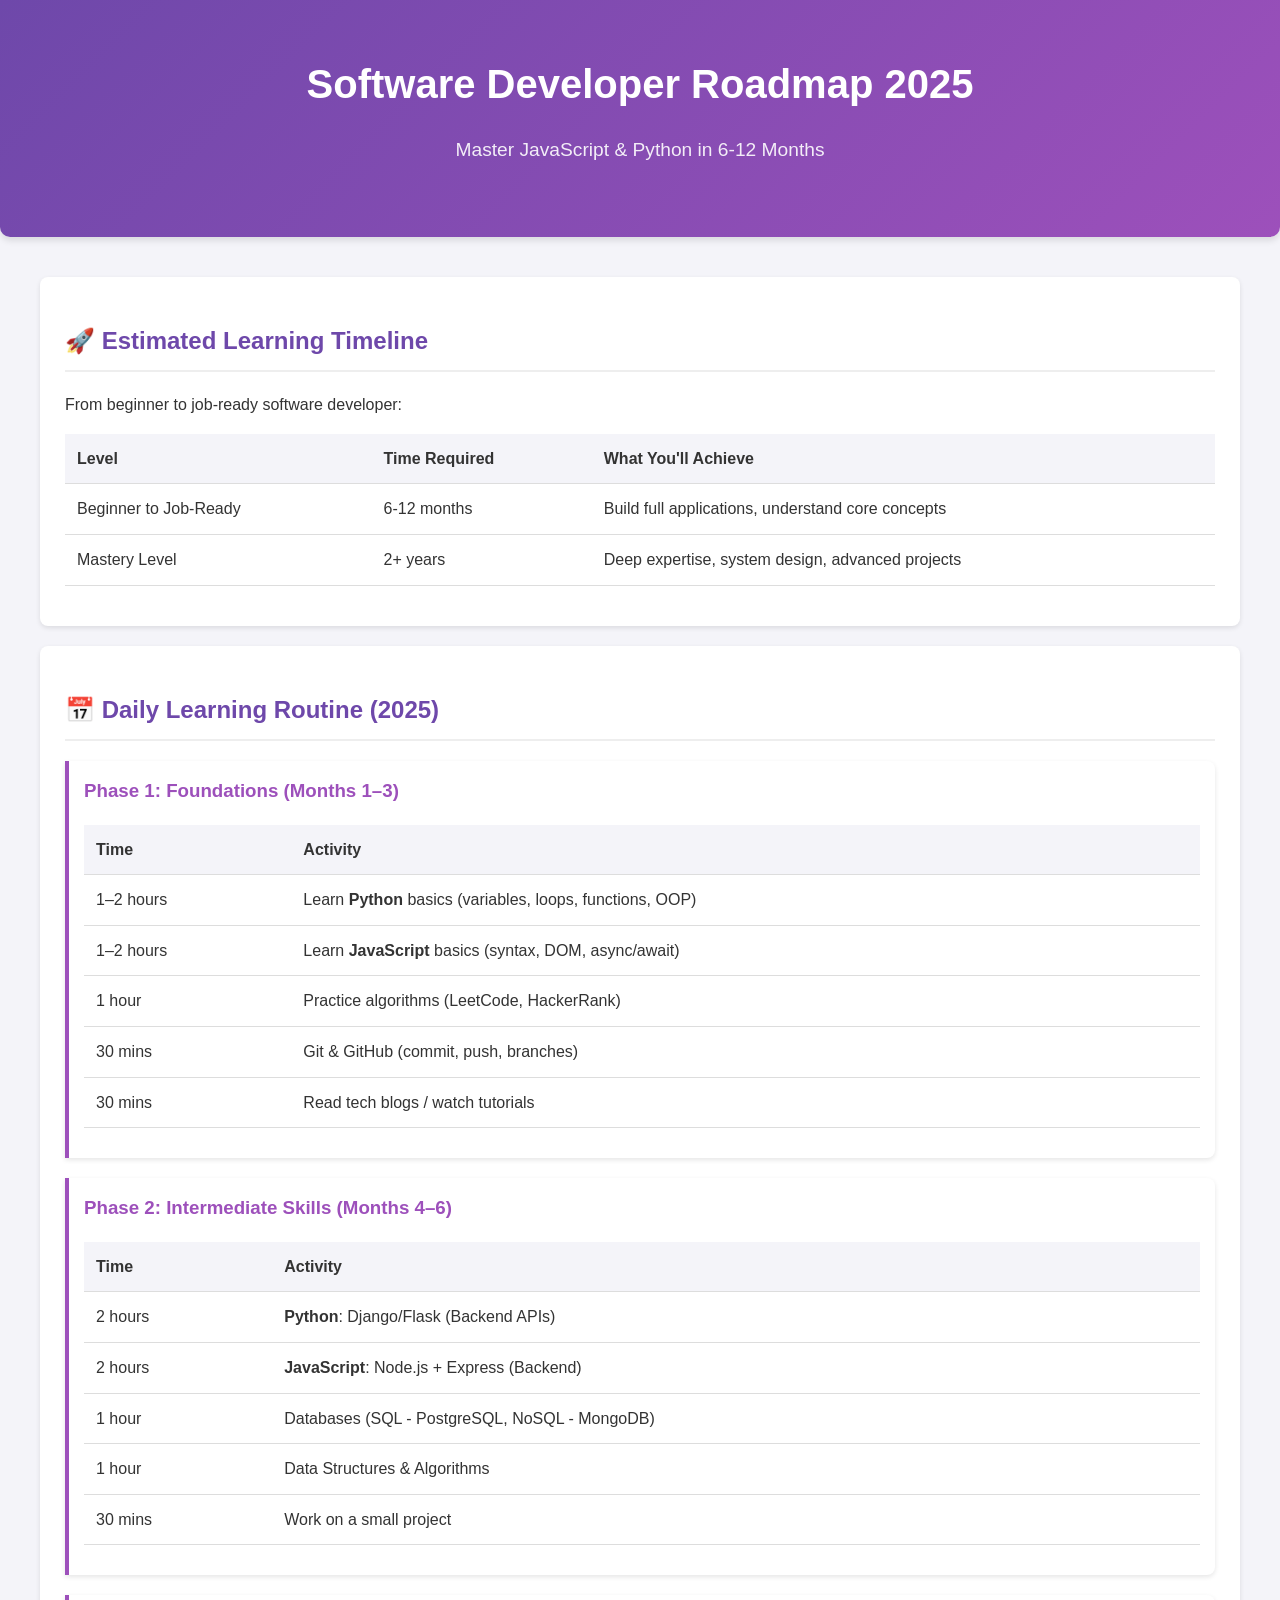
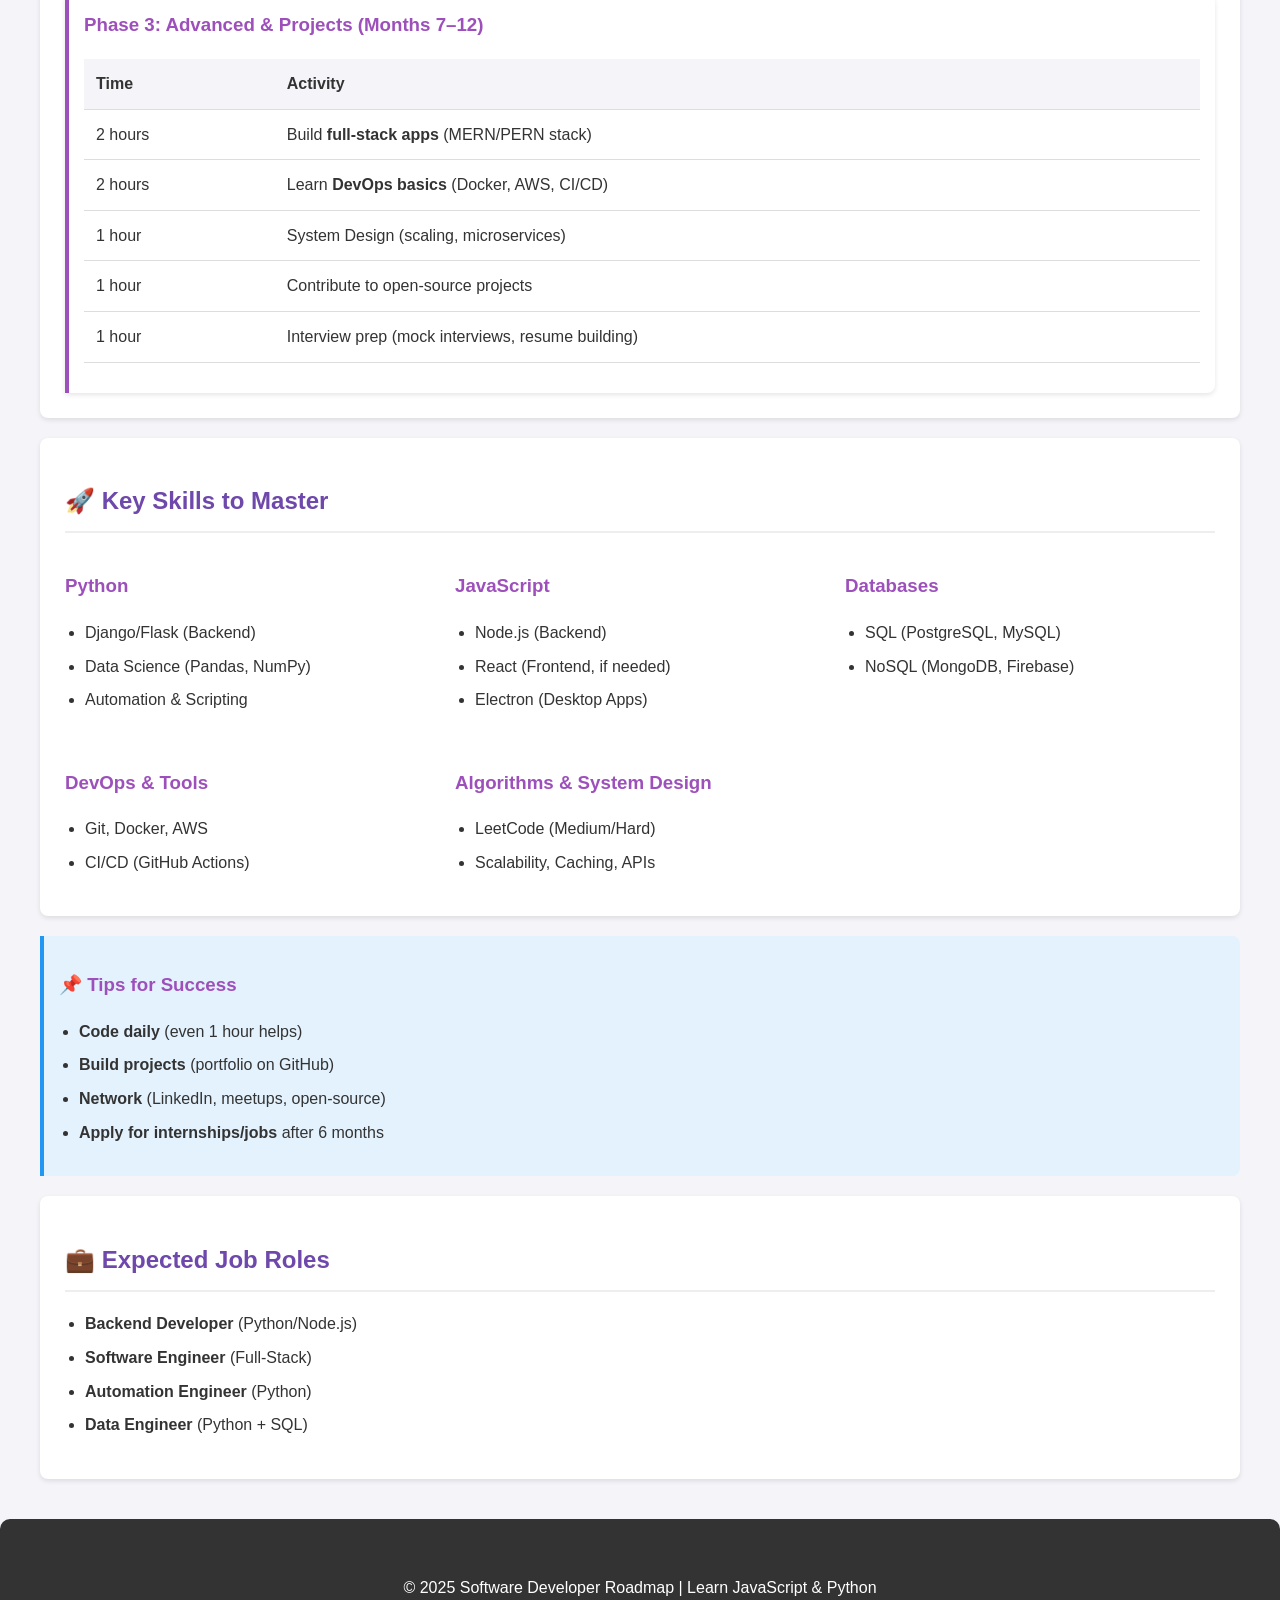
<file: 2025/software/index.html>
<!DOCTYPE html>
<html lang="en">
  <head>
    <meta charset="UTF-8" />
    <meta name="viewport" content="width=device-width, initial-scale=1.0" />
    <title>Software Devloper Roadmap 2025</title>
    <style>
      /* CSS Styling */
      body {
        font-family: "Segoe UI", Tahoma, Geneva, Verdana, sans-serif;
        line-height: 1.6;
        margin: 0;
        padding: 0;
        background-color: #f4f4f9;
        color: #333;
      }

      .container {
        max-width: 1200px;
        margin: 0 auto;
        padding: 20px;
      }

      header {
        background: linear-gradient(135deg, #6e48aa, #9d50bb);
        color: white;
        padding: 2rem 0;
        text-align: center;
        border-radius: 0 0 10px 10px;
        box-shadow: 0 4px 6px rgba(0, 0, 0, 0.1);
      }

      h1 {
        margin: 0;
        font-size: 2.5rem;
      }

      .subtitle {
        font-size: 1.2rem;
        opacity: 0.9;
      }

      section {
        background: white;
        margin: 20px 0;
        padding: 25px;
        border-radius: 8px;
        box-shadow: 0 2px 5px rgba(0, 0, 0, 0.1);
      }

      h2 {
        color: #6e48aa;
        border-bottom: 2px solid #eee;
        padding-bottom: 10px;
      }

      h3 {
        color: #9d50bb;
      }

      table {
        width: 100%;
        border-collapse: collapse;
        margin: 15px 0;
      }

      th,
      td {
        padding: 12px;
        text-align: left;
        border-bottom: 1px solid #ddd;
      }

      th {
        background-color: #f4f4f9;
      }

      tr:hover {
        background-color: #f9f9f9;
      }

      ul {
        padding-left: 20px;
      }

      li {
        margin-bottom: 8px;
      }

      .timeline {
        display: flex;
        flex-direction: column;
        gap: 20px;
      }

      .phase {
        background: white;
        border-left: 4px solid #9d50bb;
        padding: 15px;
        border-radius: 0 8px 8px 0;
        box-shadow: 0 2px 5px rgba(0, 0, 0, 0.1);
      }

      .phase h3 {
        margin-top: 0;
      }

      footer {
        text-align: center;
        padding: 20px;
        background: #333;
        color: white;
        border-radius: 10px 10px 0 0;
      }

      .tip-box {
        background: #e3f2fd;
        border-left: 4px solid #2196f3;
        padding: 15px;
        margin: 15px 0;
        border-radius: 0 8px 8px 0;
      }

      @media (max-width: 768px) {
        table {
          display: block;
          overflow-x: auto;
        }
      }
    </style>
  </head>
  <body>
    <header>
      <div class="container">
        <h1>Software Developer Roadmap 2025</h1>
        <p class="subtitle">Master JavaScript & Python in 6-12 Months</p>
      </div>
    </header>

    <div class="container">
      <section>
        <h2>🚀 Estimated Learning Timeline</h2>
        <p>From beginner to job-ready software developer:</p>
        <table>
          <tr>
            <th>Level</th>
            <th>Time Required</th>
            <th>What You'll Achieve</th>
          </tr>
          <tr>
            <td>Beginner to Job-Ready</td>
            <td>6-12 months</td>
            <td>Build full applications, understand core concepts</td>
          </tr>
          <tr>
            <td>Mastery Level</td>
            <td>2+ years</td>
            <td>Deep expertise, system design, advanced projects</td>
          </tr>
        </table>
      </section>

      <section>
        <h2>📅 Daily Learning Routine (2025)</h2>
        <div class="timeline">
          <div class="phase">
            <h3>Phase 1: Foundations (Months 1–3)</h3>
            <table>
              <tr>
                <th>Time</th>
                <th>Activity</th>
              </tr>
              <tr>
                <td>1–2 hours</td>
                <td>
                  Learn <strong>Python</strong> basics (variables, loops,
                  functions, OOP)
                </td>
              </tr>
              <tr>
                <td>1–2 hours</td>
                <td>
                  Learn <strong>JavaScript</strong> basics (syntax, DOM,
                  async/await)
                </td>
              </tr>
              <tr>
                <td>1 hour</td>
                <td>Practice algorithms (LeetCode, HackerRank)</td>
              </tr>
              <tr>
                <td>30 mins</td>
                <td>Git & GitHub (commit, push, branches)</td>
              </tr>
              <tr>
                <td>30 mins</td>
                <td>Read tech blogs / watch tutorials</td>
              </tr>
            </table>
          </div>

          <div class="phase">
            <h3>Phase 2: Intermediate Skills (Months 4–6)</h3>
            <table>
              <tr>
                <th>Time</th>
                <th>Activity</th>
              </tr>
              <tr>
                <td>2 hours</td>
                <td><strong>Python</strong>: Django/Flask (Backend APIs)</td>
              </tr>
              <tr>
                <td>2 hours</td>
                <td>
                  <strong>JavaScript</strong>: Node.js + Express (Backend)
                </td>
              </tr>
              <tr>
                <td>1 hour</td>
                <td>Databases (SQL - PostgreSQL, NoSQL - MongoDB)</td>
              </tr>
              <tr>
                <td>1 hour</td>
                <td>Data Structures & Algorithms</td>
              </tr>
              <tr>
                <td>30 mins</td>
                <td>Work on a small project</td>
              </tr>
            </table>
          </div>

          <div class="phase">
            <h3>Phase 3: Advanced & Projects (Months 7–12)</h3>
            <table>
              <tr>
                <th>Time</th>
                <th>Activity</th>
              </tr>
              <tr>
                <td>2 hours</td>
                <td>
                  Build <strong>full-stack apps</strong> (MERN/PERN stack)
                </td>
              </tr>
              <tr>
                <td>2 hours</td>
                <td>
                  Learn <strong>DevOps basics</strong> (Docker, AWS, CI/CD)
                </td>
              </tr>
              <tr>
                <td>1 hour</td>
                <td>System Design (scaling, microservices)</td>
              </tr>
              <tr>
                <td>1 hour</td>
                <td>Contribute to open-source projects</td>
              </tr>
              <tr>
                <td>1 hour</td>
                <td>Interview prep (mock interviews, resume building)</td>
              </tr>
            </table>
          </div>
        </div>
      </section>

      <section>
        <h2>🚀 Key Skills to Master</h2>
        <div
          style="
            display: grid;
            grid-template-columns: repeat(auto-fit, minmax(300px, 1fr));
            gap: 20px;
          "
        >
          <div>
            <h3>Python</h3>
            <ul>
              <li>Django/Flask (Backend)</li>
              <li>Data Science (Pandas, NumPy)</li>
              <li>Automation & Scripting</li>
            </ul>
          </div>
          <div>
            <h3>JavaScript</h3>
            <ul>
              <li>Node.js (Backend)</li>
              <li>React (Frontend, if needed)</li>
              <li>Electron (Desktop Apps)</li>
            </ul>
          </div>
          <div>
            <h3>Databases</h3>
            <ul>
              <li>SQL (PostgreSQL, MySQL)</li>
              <li>NoSQL (MongoDB, Firebase)</li>
            </ul>
          </div>
          <div>
            <h3>DevOps & Tools</h3>
            <ul>
              <li>Git, Docker, AWS</li>
              <li>CI/CD (GitHub Actions)</li>
            </ul>
          </div>
          <div>
            <h3>Algorithms & System Design</h3>
            <ul>
              <li>LeetCode (Medium/Hard)</li>
              <li>Scalability, Caching, APIs</li>
            </ul>
          </div>
        </div>
      </section>

      <div class="tip-box">
        <h3>📌 Tips for Success</h3>
        <ul>
          <li><strong>Code daily</strong> (even 1 hour helps)</li>
          <li><strong>Build projects</strong> (portfolio on GitHub)</li>
          <li><strong>Network</strong> (LinkedIn, meetups, open-source)</li>
          <li><strong>Apply for internships/jobs</strong> after 6 months</li>
        </ul>
      </div>

      <section>
        <h2>💼 Expected Job Roles</h2>
        <ul>
          <li><strong>Backend Developer</strong> (Python/Node.js)</li>
          <li><strong>Software Engineer</strong> (Full-Stack)</li>
          <li><strong>Automation Engineer</strong> (Python)</li>
          <li><strong>Data Engineer</strong> (Python + SQL)</li>
        </ul>
      </section>
    </div>

    <footer>
      <div class="container">
        <p>© 2025 Software Developer Roadmap | Learn JavaScript & Python</p>
      </div>
    </footer>
  </body>
</html>
</file>
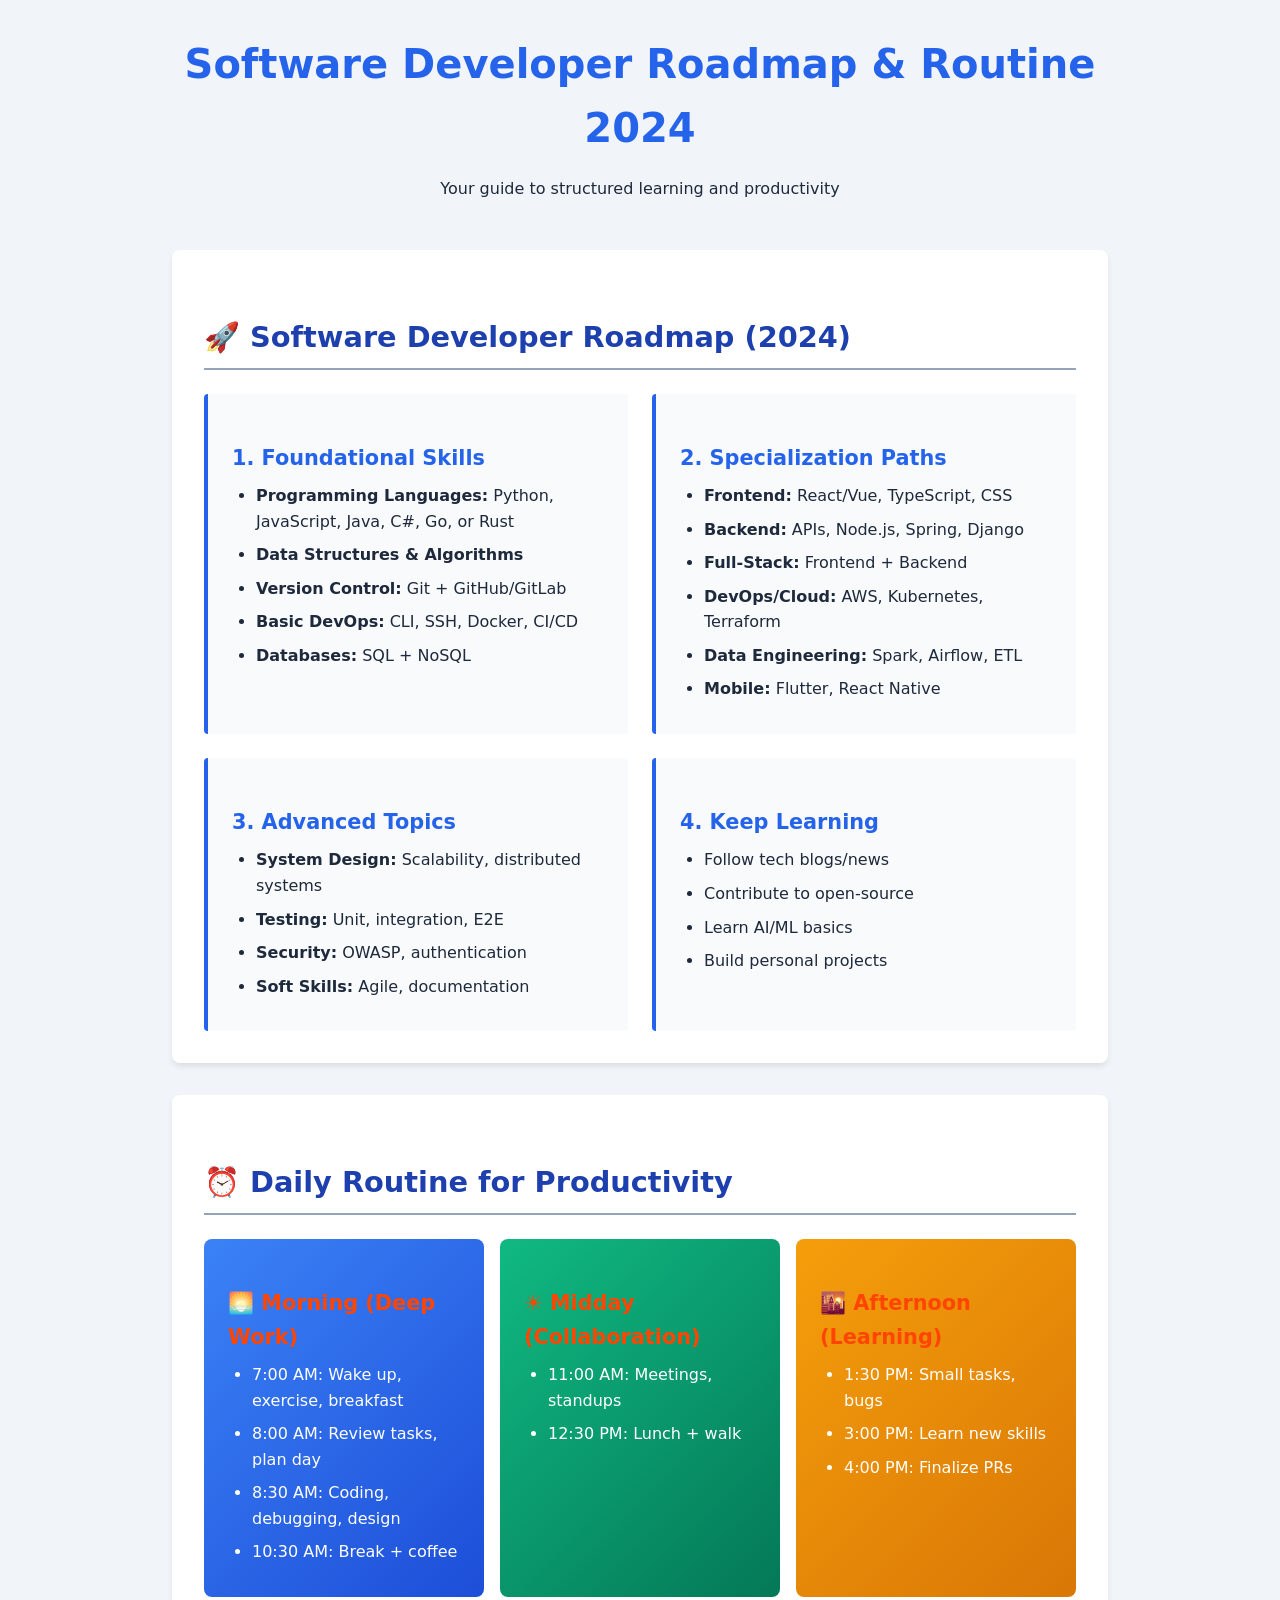
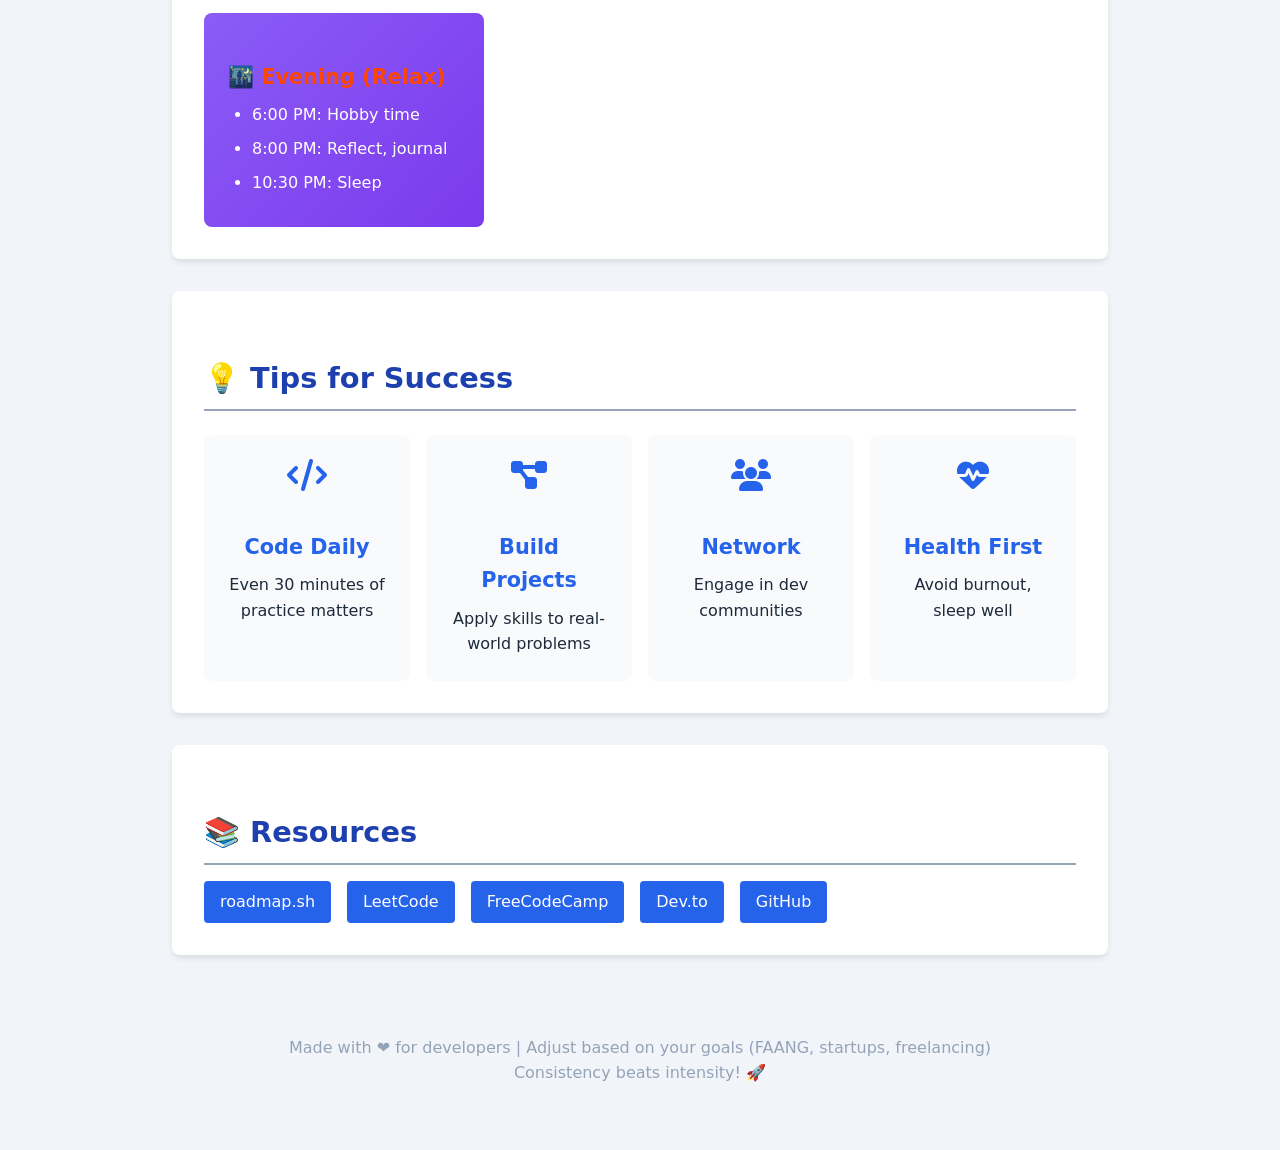
<file: prat/New All Training/roadmap 2025 software /index.html>
<!DOCTYPE html>
<html lang="en">
  <head>
    <meta charset="UTF-8" />
    <meta name="viewport" content="width=device-width, initial-scale=1.0" />
    <title>Developer Roadmp & Routine 2024</title>
    <style>
      :root {
        --primary: #2563eb;
        --secondary: #1e40af;
        --dark: #1e293b;
        --light: #f8fafc;
        --gray: #94a3b8;
      }

      * {
        margin: 0;
        padding: 0;
        box-sizing: border-box;
        font-family: "Segoe UI", system-ui, sans-serif;
      }

      body {
        background-color: #f1f5f9;
        color: var(--dark);
        line-height: 1.6;
      }

      .container {
        max-width: 1000px;
        margin: 0 auto;
        padding: 2rem;
      }

      header {
        text-align: center;
        margin-bottom: 3rem;
      }

      h1 {
        font-size: 2.5rem;
        color: var(--primary);
        margin-bottom: 1rem;
      }

      h2 {
        font-size: 1.8rem;
        color: var(--secondary);
        margin: 2rem 0 1rem;
        padding-bottom: 0.5rem;
        border-bottom: 2px solid var(--gray);
      }

      h3 {
        font-size: 1.3rem;
        color: var(--primary);
        margin: 1.5rem 0 0.5rem;
      }

      section {
        background: white;
        border-radius: 0.5rem;
        padding: 2rem;
        margin-bottom: 2rem;
        box-shadow: 0 4px 6px -1px rgba(0, 0, 0, 0.1);
      }

      ul {
        padding-left: 1.5rem;
        margin: 0.5rem 0;
      }

      li {
        margin-bottom: 0.5rem;
      }

      .roadmap-grid {
        display: grid;
        grid-template-columns: repeat(auto-fit, minmax(300px, 1fr));
        gap: 1.5rem;
        margin-top: 1.5rem;
      }

      .roadmap-card {
        background: #f8fafc;
        border-left: 4px solid var(--primary);
        padding: 1.5rem;
        border-radius: 0.25rem;
      }

      .routine-timeline {
        display: grid;
        grid-template-columns: repeat(auto-fit, minmax(250px, 1fr));
        gap: 1rem;
        margin-top: 1.5rem;
      }

      .time-block {
        padding: 1.5rem;
        border-radius: 0.5rem;
        color: white;
      }

      .morning {
        background: linear-gradient(135deg, #3b82f6, #1d4ed8);
      }
      .midday {
        background: linear-gradient(135deg, #10b981, #047857);
      }
      .afternoon {
        background: linear-gradient(135deg, #f59e0b, #d97706);
      }
      .evening {
        background: linear-gradient(135deg, #8b5cf6, #7c3aed);
      }

      .tips-grid {
        display: grid;
        grid-template-columns: repeat(auto-fit, minmax(200px, 1fr));
        gap: 1rem;
        margin-top: 1.5rem;
      }

      .tip-card {
        background: #f8fafc;
        padding: 1.5rem;
        border-radius: 0.5rem;
        text-align: center;
      }

      .tip-card i {
        font-size: 2rem;
        color: var(--primary);
        margin-bottom: 1rem;
      }

      .resources {
        display: flex;
        flex-wrap: wrap;
        gap: 1rem;
        margin-top: 1rem;
      }

      .resource-btn {
        display: inline-block;
        padding: 0.5rem 1rem;
        background: var(--primary);
        color: white;
        border-radius: 0.25rem;
        text-decoration: none;
        transition: all 0.2s;
      }

      .resource-btn:hover {
        background: var(--secondary);
        transform: translateY(-2px);
      }

      footer {
        text-align: center;
        margin-top: 3rem;
        padding: 2rem;
        color: var(--gray);
      }

      @media (max-width: 768px) {
        .container {
          padding: 1rem;
        }

        h1 {
          font-size: 2rem;
        }
      }
    </style>
    <link
      rel="stylesheet"
      href="https://cdnjs.cloudflare.com/ajax/libs/font-awesome/6.4.0/css/all.min.css"
    />
  </head>
  <body>
    <div class="container">
      <header>
        <h1>Software Developer Roadmap & Routine 2024</h1>
        <p>Your guide to structured learning and productivity</p>
      </header>

      <!-- Roadmap Section -->
      <section id="roadmap">
        <h2>🚀 Software Developer Roadmap (2024)</h2>

        <div class="roadmap-grid">
          <!-- Foundational Skills -->
          <div class="roadmap-card">
            <h3>1. Foundational Skills</h3>
            <ul>
              <li>
                <strong>Programming Languages:</strong> Python, JavaScript,
                Java, C#, Go, or Rust
              </li>
              <li><strong>Data Structures & Algorithms</strong></li>
              <li><strong>Version Control:</strong> Git + GitHub/GitLab</li>
              <li><strong>Basic DevOps:</strong> CLI, SSH, Docker, CI/CD</li>
              <li><strong>Databases:</strong> SQL + NoSQL</li>
            </ul>
          </div>

          <!-- Specialization Paths -->
          <div class="roadmap-card">
            <h3>2. Specialization Paths</h3>
            <ul>
              <li><strong>Frontend:</strong> React/Vue, TypeScript, CSS</li>
              <li><strong>Backend:</strong> APIs, Node.js, Spring, Django</li>
              <li><strong>Full-Stack:</strong> Frontend + Backend</li>
              <li><strong>DevOps/Cloud:</strong> AWS, Kubernetes, Terraform</li>
              <li><strong>Data Engineering:</strong> Spark, Airflow, ETL</li>
              <li><strong>Mobile:</strong> Flutter, React Native</li>
            </ul>
          </div>

          <!-- Advanced Topics -->
          <div class="roadmap-card">
            <h3>3. Advanced Topics</h3>
            <ul>
              <li>
                <strong>System Design:</strong> Scalability, distributed systems
              </li>
              <li><strong>Testing:</strong> Unit, integration, E2E</li>
              <li><strong>Security:</strong> OWASP, authentication</li>
              <li><strong>Soft Skills:</strong> Agile, documentation</li>
            </ul>
          </div>

          <!-- Keep Learning -->
          <div class="roadmap-card">
            <h3>4. Keep Learning</h3>
            <ul>
              <li>Follow tech blogs/news</li>
              <li>Contribute to open-source</li>
              <li>Learn AI/ML basics</li>
              <li>Build personal projects</li>
            </ul>
          </div>
        </div>
      </section>

      <!-- Routine Section -->
      <section id="routine">
        <h2>⏰ Daily Routine for Productivity</h2>

        <div class="routine-timeline">
          <!-- Morning -->
          <div class="time-block morning">
            <h3 style="color: orangered">🌅 Morning (Deep Work)</h3>
            <ul>
              <li>7:00 AM: Wake up, exercise, breakfast</li>
              <li>8:00 AM: Review tasks, plan day</li>
              <li>8:30 AM: Coding, debugging, design</li>
              <li>10:30 AM: Break + coffee</li>
            </ul>
          </div>

          <!-- Midday -->
          <div class="time-block midday">
            <h3 style="color: orangered">☀️ Midday (Collaboration)</h3>
            <ul>
              <li>11:00 AM: Meetings, standups</li>
              <li>12:30 PM: Lunch + walk</li>
            </ul>
          </div>

          <!-- Afternoon -->
          <div class="time-block afternoon">
            <h3 style="color: orangered">🌇 Afternoon (Learning)</h3>
            <ul>
              <li>1:30 PM: Small tasks, bugs</li>
              <li>3:00 PM: Learn new skills</li>
              <li>4:00 PM: Finalize PRs</li>
            </ul>
          </div>

          <!-- Evening -->
          <div class="time-block evening">
            <h3 style="color: orangered">🌃 Evening (Relax)</h3>
            <ul>
              <li>6:00 PM: Hobby time</li>
              <li>8:00 PM: Reflect, journal</li>
              <li>10:30 PM: Sleep</li>
            </ul>
          </div>
        </div>
      </section>

      <!-- Tips Section -->
      <section id="tips">
        <h2>💡 Tips for Success</h2>

        <div class="tips-grid">
          <div class="tip-card">
            <i class="fas fa-code"></i>
            <h3>Code Daily</h3>
            <p>Even 30 minutes of practice matters</p>
          </div>

          <div class="tip-card">
            <i class="fas fa-project-diagram"></i>
            <h3>Build Projects</h3>
            <p>Apply skills to real-world problems</p>
          </div>

          <div class="tip-card">
            <i class="fas fa-users"></i>
            <h3>Network</h3>
            <p>Engage in dev communities</p>
          </div>

          <div class="tip-card">
            <i class="fas fa-heartbeat"></i>
            <h3>Health First</h3>
            <p>Avoid burnout, sleep well</p>
          </div>
        </div>
      </section>

      <!-- Resources Section -->
      <section id="resources">
        <h2>📚 Resources</h2>

        <div class="resources">
          <a href="https://roadmap.sh" class="resource-btn" target="_blank"
            >roadmap.sh</a
          >
          <a href="https://leetcode.com" class="resource-btn" target="_blank"
            >LeetCode</a
          >
          <a
            href="https://freecodecamp.org"
            class="resource-btn"
            target="_blank"
            >FreeCodeCamp</a
          >
          <a href="https://dev.to" class="resource-btn" target="_blank"
            >Dev.to</a
          >
          <a href="https://github.com" class="resource-btn" target="_blank"
            >GitHub</a
          >
        </div>
      </section>

      <footer>
        <p>
          Made with ❤️ for developers | Adjust based on your goals (FAANG,
          startups, freelancing)
        </p>
        <p>Consistency beats intensity! 🚀</p>
      </footer>
    </div>
  </body>
</html>
</file>
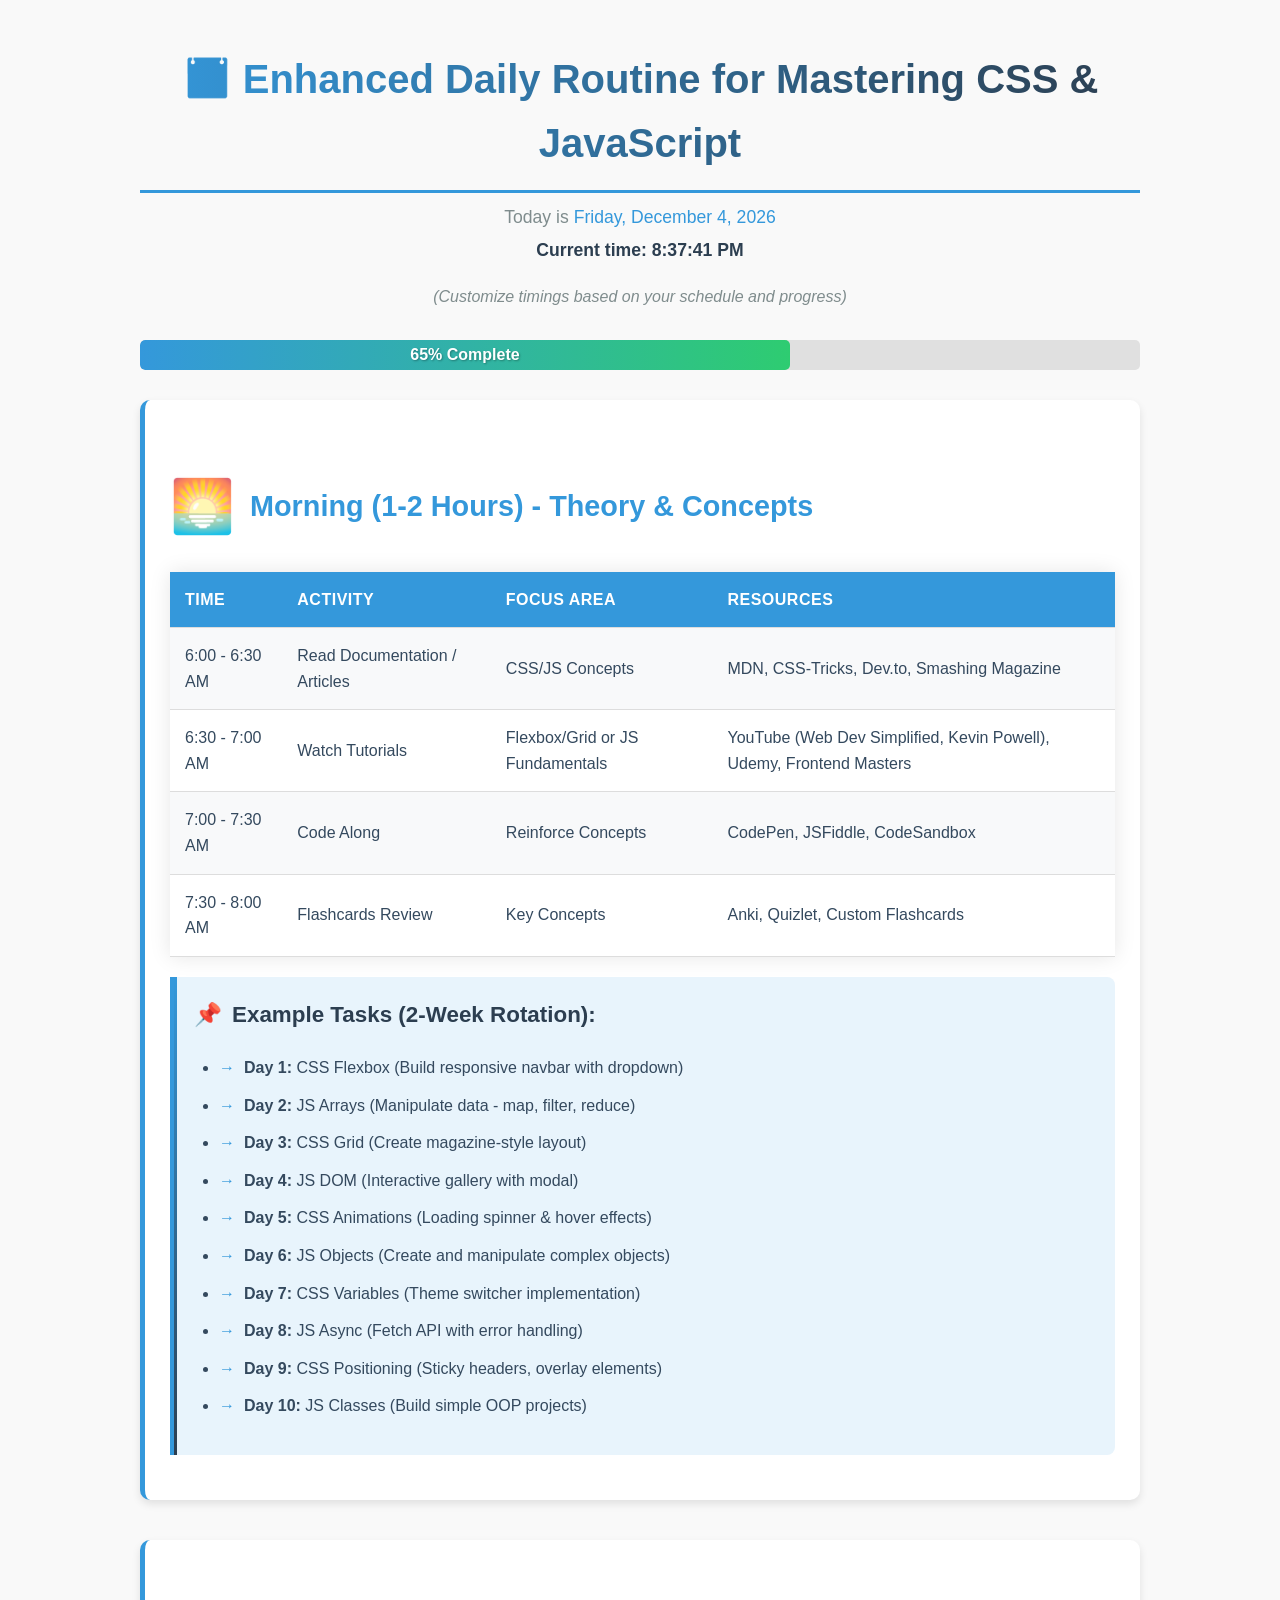
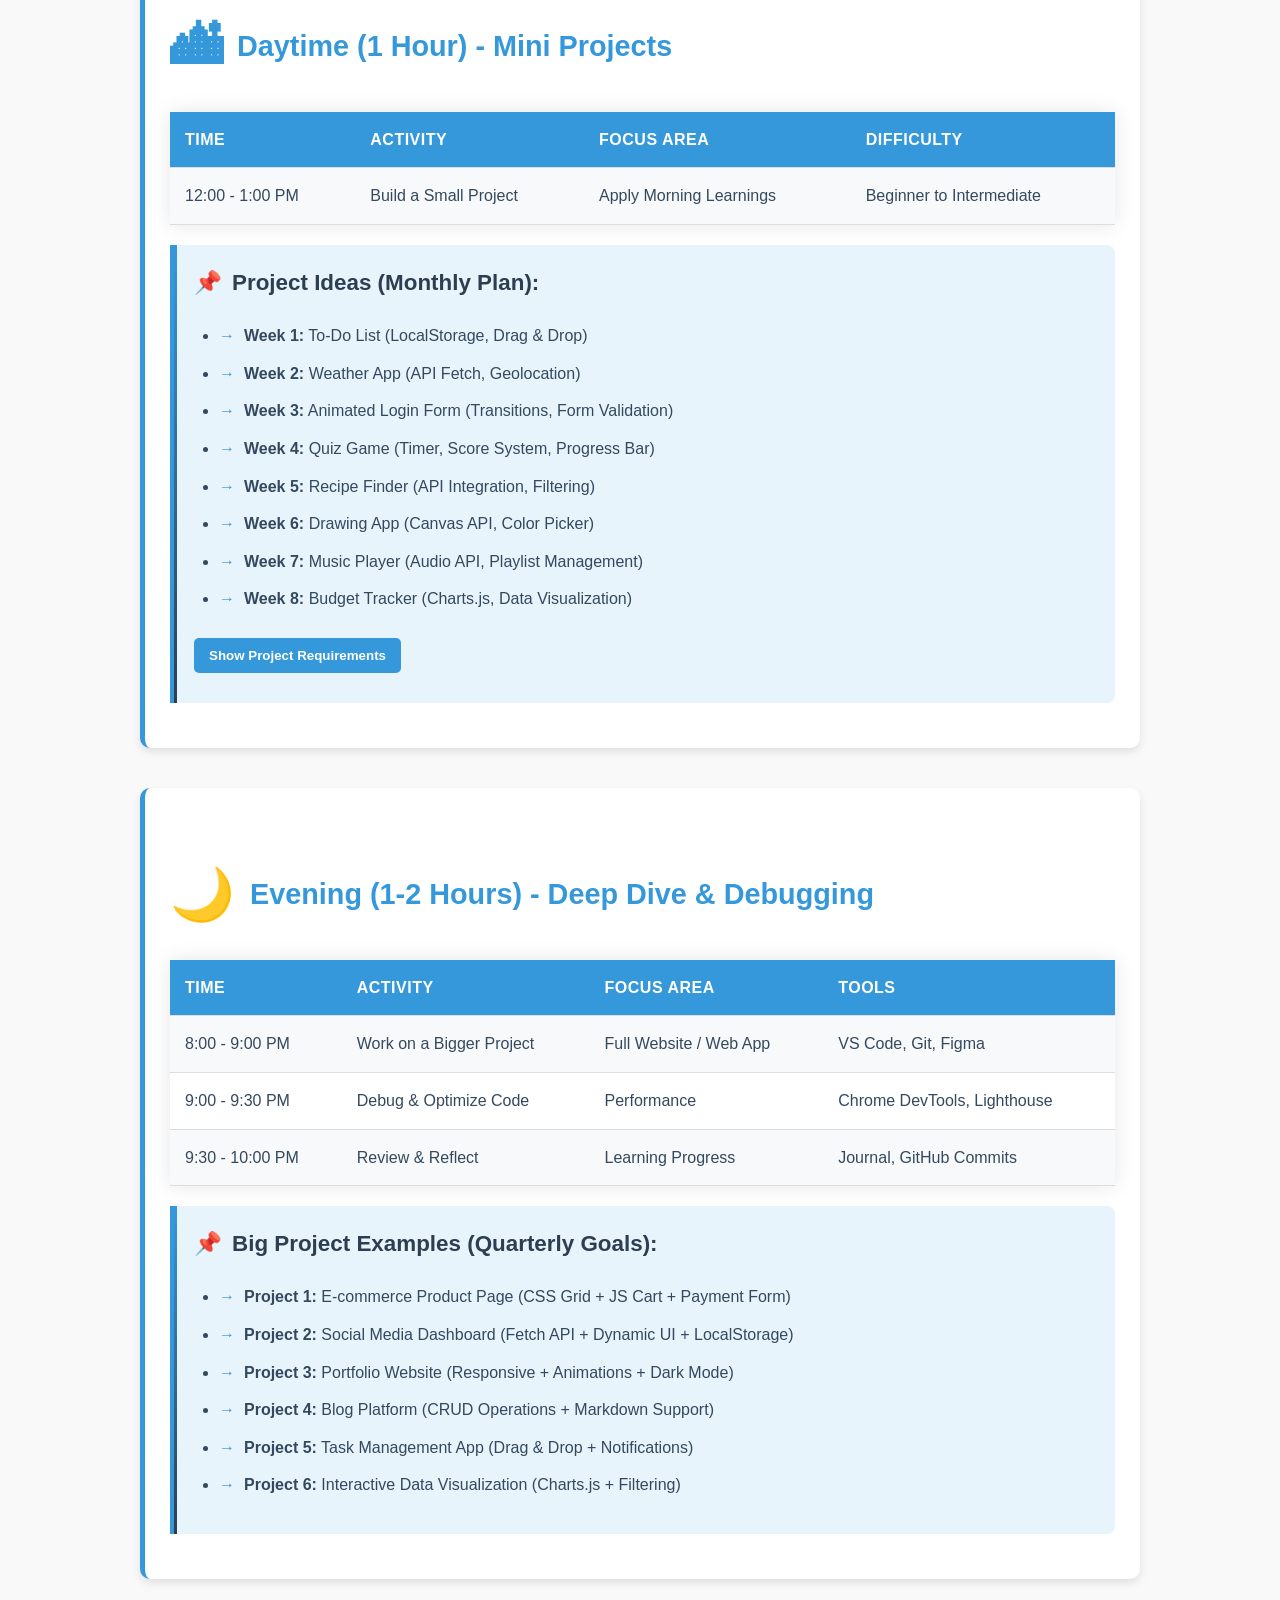
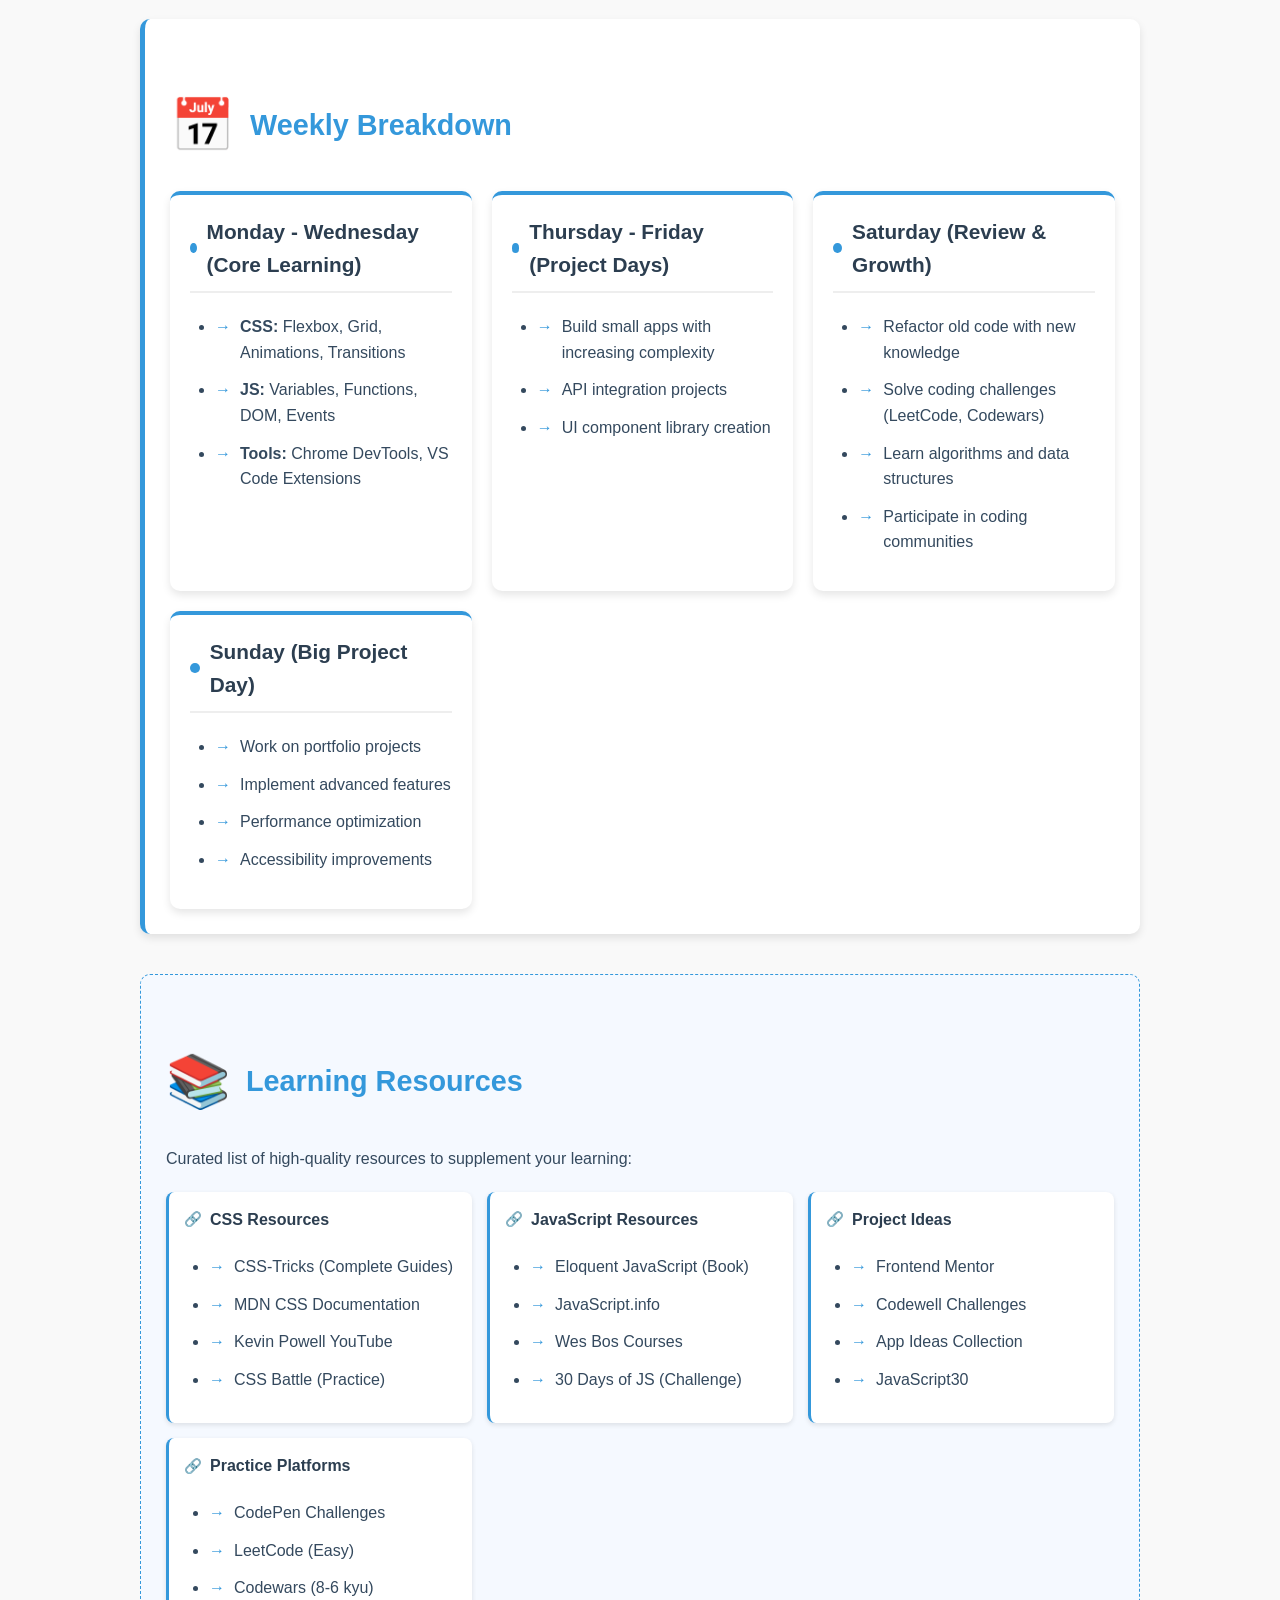
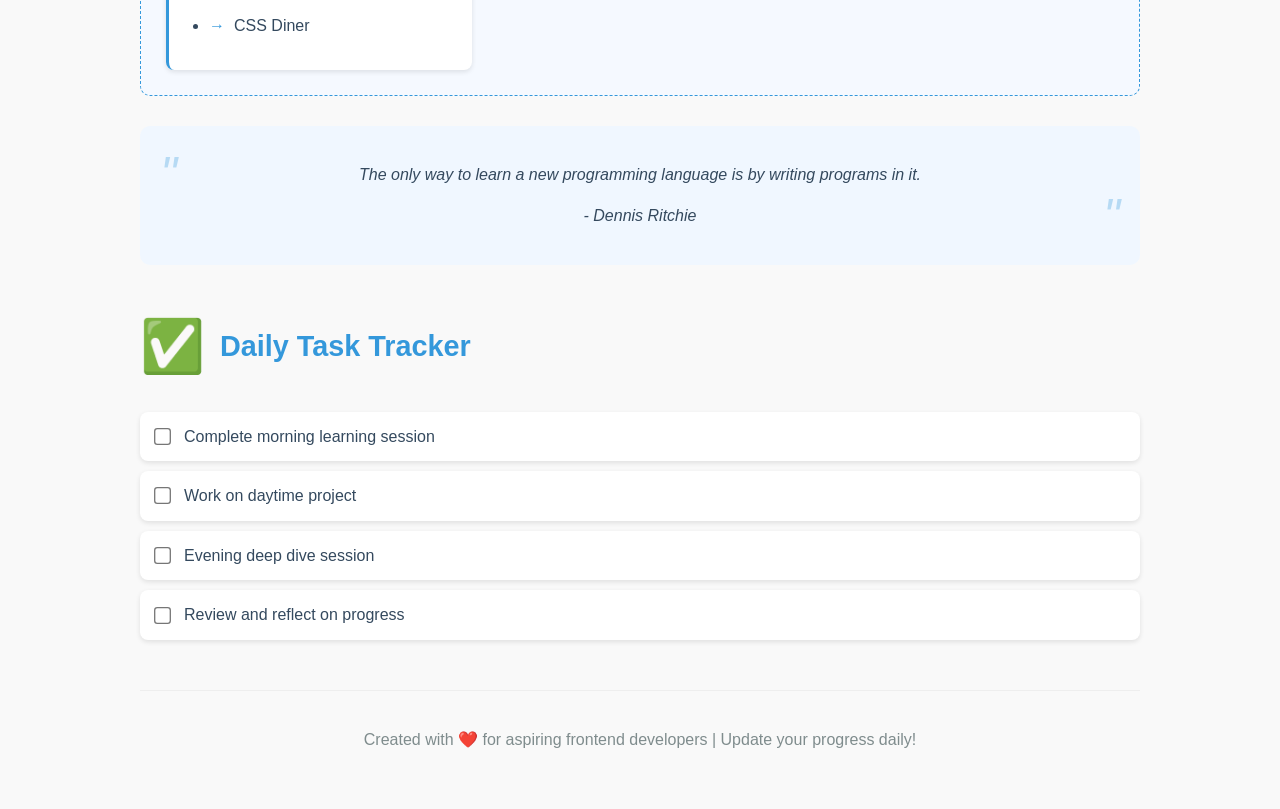
<file: js/js practice/js 1/daily/index.html>
<!DOCTYPE html>
<html lang="en">
  <head>
    <meta charset="UTF-8" />
    <meta name="viewport" content="width=device-width, initial-scale=1.0" />
    <title>Enhaned Daily Routine for Mastering CSS & JavaScript</title>

    <link rel="stylesheet" href="daily.css" />
  </head>
  <body>
    <h1>📅 Enhanced Daily Routine for Mastering CSS & JavaScript</h1>
    <p style="text-align: center; font-style: italic; color: #7f8c8d">
      (Customize timings based on your schedule and progress)
    </p>

    <div class="progress-container">
      <div class="progress-bar" id="progressBar">0% Complete</div>
    </div>

    <div class="routine-section">
      <h2><span>🌅</span> Morning (1-2 Hours) - Theory & Concepts</h2>
      <table>
        <tr>
          <th>Time</th>
          <th>Activity</th>
          <th>Focus Area</th>
          <th>Resources</th>
        </tr>
        <tr>
          <td>6:00 - 6:30 AM</td>
          <td>Read Documentation / Articles</td>
          <td>CSS/JS Concepts</td>
          <td>MDN, CSS-Tricks, Dev.to, Smashing Magazine</td>
        </tr>
        <tr>
          <td>6:30 - 7:00 AM</td>
          <td>Watch Tutorials</td>
          <td>Flexbox/Grid or JS Fundamentals</td>
          <td>
            YouTube (Web Dev Simplified, Kevin Powell), Udemy, Frontend Masters
          </td>
        </tr>
        <tr>
          <td>7:00 - 7:30 AM</td>
          <td>Code Along</td>
          <td>Reinforce Concepts</td>
          <td>CodePen, JSFiddle, CodeSandbox</td>
        </tr>
        <tr>
          <td>7:30 - 8:00 AM</td>
          <td>Flashcards Review</td>
          <td>Key Concepts</td>
          <td>Anki, Quizlet, Custom Flashcards</td>
        </tr>
      </table>

      <div class="example-box">
        <h3>Example Tasks (2-Week Rotation):</h3>
        <ul>
          <li>
            <strong>Day 1:</strong> CSS Flexbox (Build responsive navbar with
            dropdown)
          </li>
          <li>
            <strong>Day 2:</strong> JS Arrays (Manipulate data - map, filter,
            reduce)
          </li>
          <li>
            <strong>Day 3:</strong> CSS Grid (Create magazine-style layout)
          </li>
          <li>
            <strong>Day 4:</strong> JS DOM (Interactive gallery with modal)
          </li>
          <li>
            <strong>Day 5:</strong> CSS Animations (Loading spinner & hover
            effects)
          </li>
          <li>
            <strong>Day 6:</strong> JS Objects (Create and manipulate complex
            objects)
          </li>
          <li>
            <strong>Day 7:</strong> CSS Variables (Theme switcher
            implementation)
          </li>
          <li>
            <strong>Day 8:</strong> JS Async (Fetch API with error handling)
          </li>
          <li>
            <strong>Day 9:</strong> CSS Positioning (Sticky headers, overlay
            elements)
          </li>
          <li>
            <strong>Day 10:</strong> JS Classes (Build simple OOP projects)
          </li>
        </ul>
      </div>
    </div>

    <div class="routine-section">
      <h2><span>🏙</span> Daytime (1 Hour) - Mini Projects</h2>
      <table>
        <tr>
          <th>Time</th>
          <th>Activity</th>
          <th>Focus Area</th>
          <th>Difficulty</th>
        </tr>
        <tr>
          <td>12:00 - 1:00 PM</td>
          <td>Build a Small Project</td>
          <td>Apply Morning Learnings</td>
          <td>Beginner to Intermediate</td>
        </tr>
      </table>

      <div class="example-box">
        <h3>Project Ideas (Monthly Plan):</h3>
        <ul>
          <li>
            <strong>Week 1:</strong> To-Do List (LocalStorage, Drag & Drop)
          </li>
          <li><strong>Week 2:</strong> Weather App (API Fetch, Geolocation)</li>
          <li>
            <strong>Week 3:</strong> Animated Login Form (Transitions, Form
            Validation)
          </li>
          <li>
            <strong>Week 4:</strong> Quiz Game (Timer, Score System, Progress
            Bar)
          </li>
          <li>
            <strong>Week 5:</strong> Recipe Finder (API Integration, Filtering)
          </li>
          <li>
            <strong>Week 6:</strong> Drawing App (Canvas API, Color Picker)
          </li>
          <li>
            <strong>Week 7:</strong> Music Player (Audio API, Playlist
            Management)
          </li>
          <li>
            <strong>Week 8:</strong> Budget Tracker (Charts.js, Data
            Visualization)
          </li>
        </ul>

        <button class="toggle-button" id="toggleProjectDetails">
          Show Project Requirements
        </button>

        <div id="projectDetails" class="hidden">
          <h4>Project Requirements Guide:</h4>
          <ul>
            <li>Use semantic HTML5 markup</li>
            <li>Implement responsive design (mobile-first approach)</li>
            <li>Include at least one interactive JavaScript feature</li>
            <li>Add CSS transitions/animations</li>
            <li>Implement proper error handling</li>
            <li>Include comments in your code</li>
            <li>Test in multiple browsers</li>
          </ul>
        </div>
      </div>
    </div>

    <div class="routine-section">
      <h2><span>🌙</span> Evening (1-2 Hours) - Deep Dive & Debugging</h2>
      <table>
        <tr>
          <th>Time</th>
          <th>Activity</th>
          <th>Focus Area</th>
          <th>Tools</th>
        </tr>
        <tr>
          <td>8:00 - 9:00 PM</td>
          <td>Work on a Bigger Project</td>
          <td>Full Website / Web App</td>
          <td>VS Code, Git, Figma</td>
        </tr>
        <tr>
          <td>9:00 - 9:30 PM</td>
          <td>Debug & Optimize Code</td>
          <td>Performance</td>
          <td>Chrome DevTools, Lighthouse</td>
        </tr>
        <tr>
          <td>9:30 - 10:00 PM</td>
          <td>Review & Reflect</td>
          <td>Learning Progress</td>
          <td>Journal, GitHub Commits</td>
        </tr>
      </table>

      <div class="example-box">
        <h3>Big Project Examples (Quarterly Goals):</h3>
        <ul>
          <li>
            <strong>Project 1:</strong> E-commerce Product Page (CSS Grid + JS
            Cart + Payment Form)
          </li>
          <li>
            <strong>Project 2:</strong> Social Media Dashboard (Fetch API +
            Dynamic UI + LocalStorage)
          </li>
          <li>
            <strong>Project 3:</strong> Portfolio Website (Responsive +
            Animations + Dark Mode)
          </li>
          <li>
            <strong>Project 4:</strong> Blog Platform (CRUD Operations +
            Markdown Support)
          </li>
          <li>
            <strong>Project 5:</strong> Task Management App (Drag & Drop +
            Notifications)
          </li>
          <li>
            <strong>Project 6:</strong> Interactive Data Visualization
            (Charts.js + Filtering)
          </li>
        </ul>
      </div>
    </div>

    <div class="routine-section">
      <h2><span>📅</span> Weekly Breakdown</h2>
      <div class="weekly-plan">
        <div class="day-card">
          <h3>Monday - Wednesday (Core Learning)</h3>
          <ul>
            <li>
              <strong>CSS:</strong> Flexbox, Grid, Animations, Transitions
            </li>
            <li><strong>JS:</strong> Variables, Functions, DOM, Events</li>
            <li><strong>Tools:</strong> Chrome DevTools, VS Code Extensions</li>
          </ul>
        </div>

        <div class="day-card">
          <h3>Thursday - Friday (Project Days)</h3>
          <ul>
            <li>Build small apps with increasing complexity</li>
            <li>API integration projects</li>
            <li>UI component library creation</li>
          </ul>
        </div>

        <div class="day-card">
          <h3>Saturday (Review & Growth)</h3>
          <ul>
            <li>Refactor old code with new knowledge</li>
            <li>Solve coding challenges (LeetCode, Codewars)</li>
            <li>Learn algorithms and data structures</li>
            <li>Participate in coding communities</li>
          </ul>
        </div>

        <div class="day-card">
          <h3>Sunday (Big Project Day)</h3>
          <ul>
            <li>Work on portfolio projects</li>
            <li>Implement advanced features</li>
            <li>Performance optimization</li>
            <li>Accessibility improvements</li>
          </ul>
        </div>
      </div>
    </div>

    <div class="resource-section">
      <h2><span>📚</span> Learning Resources</h2>
      <p>Curated list of high-quality resources to supplement your learning:</p>

      <div class="resource-grid">
        <div class="resource-card">
          <h4>CSS Resources</h4>
          <ul>
            <li>CSS-Tricks (Complete Guides)</li>
            <li>MDN CSS Documentation</li>
            <li>Kevin Powell YouTube</li>
            <li>CSS Battle (Practice)</li>
          </ul>
        </div>

        <div class="resource-card">
          <h4>JavaScript Resources</h4>
          <ul>
            <li>Eloquent JavaScript (Book)</li>
            <li>JavaScript.info</li>
            <li>Wes Bos Courses</li>
            <li>30 Days of JS (Challenge)</li>
          </ul>
        </div>

        <div class="resource-card">
          <h4>Project Ideas</h4>
          <ul>
            <li>Frontend Mentor</li>
            <li>Codewell Challenges</li>
            <li>App Ideas Collection</li>
            <li>JavaScript30</li>
          </ul>
        </div>

        <div class="resource-card">
          <h4>Practice Platforms</h4>
          <ul>
            <li>CodePen Challenges</li>
            <li>LeetCode (Easy)</li>
            <li>Codewars (8-6 kyu)</li>
            <li>CSS Diner</li>
          </ul>
        </div>
      </div>
    </div>

    <div class="motivation-quote">
      <p>
        "The expert in anything was once a beginner. What matters is consistent
        practice and never stopping learning."
      </p>
      <p>- Helen Hayes</p>
    </div>

    <div class="task-tracker">
      <h2><span>✅</span> Daily Task Tracker</h2>
      <div id="taskList">
        <div class="task-item">
          <input type="checkbox" class="task-checkbox" id="task1" />
          <label for="task1" class="task-label"
            >Complete morning learning session</label
          >
        </div>
        <div class="task-item">
          <input type="checkbox" class="task-checkbox" id="task2" />
          <label for="task2" class="task-label">Work on daytime project</label>
        </div>
        <div class="task-item">
          <input type="checkbox" class="task-checkbox" id="task3" />
          <label for="task3" class="task-label"
            >Evening deep dive session</label
          >
        </div>
        <div class="task-item">
          <input type="checkbox" class="task-checkbox" id="task4" />
          <label for="task4" class="task-label"
            >Review and reflect on progress</label
          >
        </div>
      </div>
    </div>

    <footer>
      <p>
        Created with ❤️ for aspiring frontend developers | Update your progress
        daily!
      </p>
    </footer>

    <script src="daily.js"></script>
  </body>
</html>
</file>
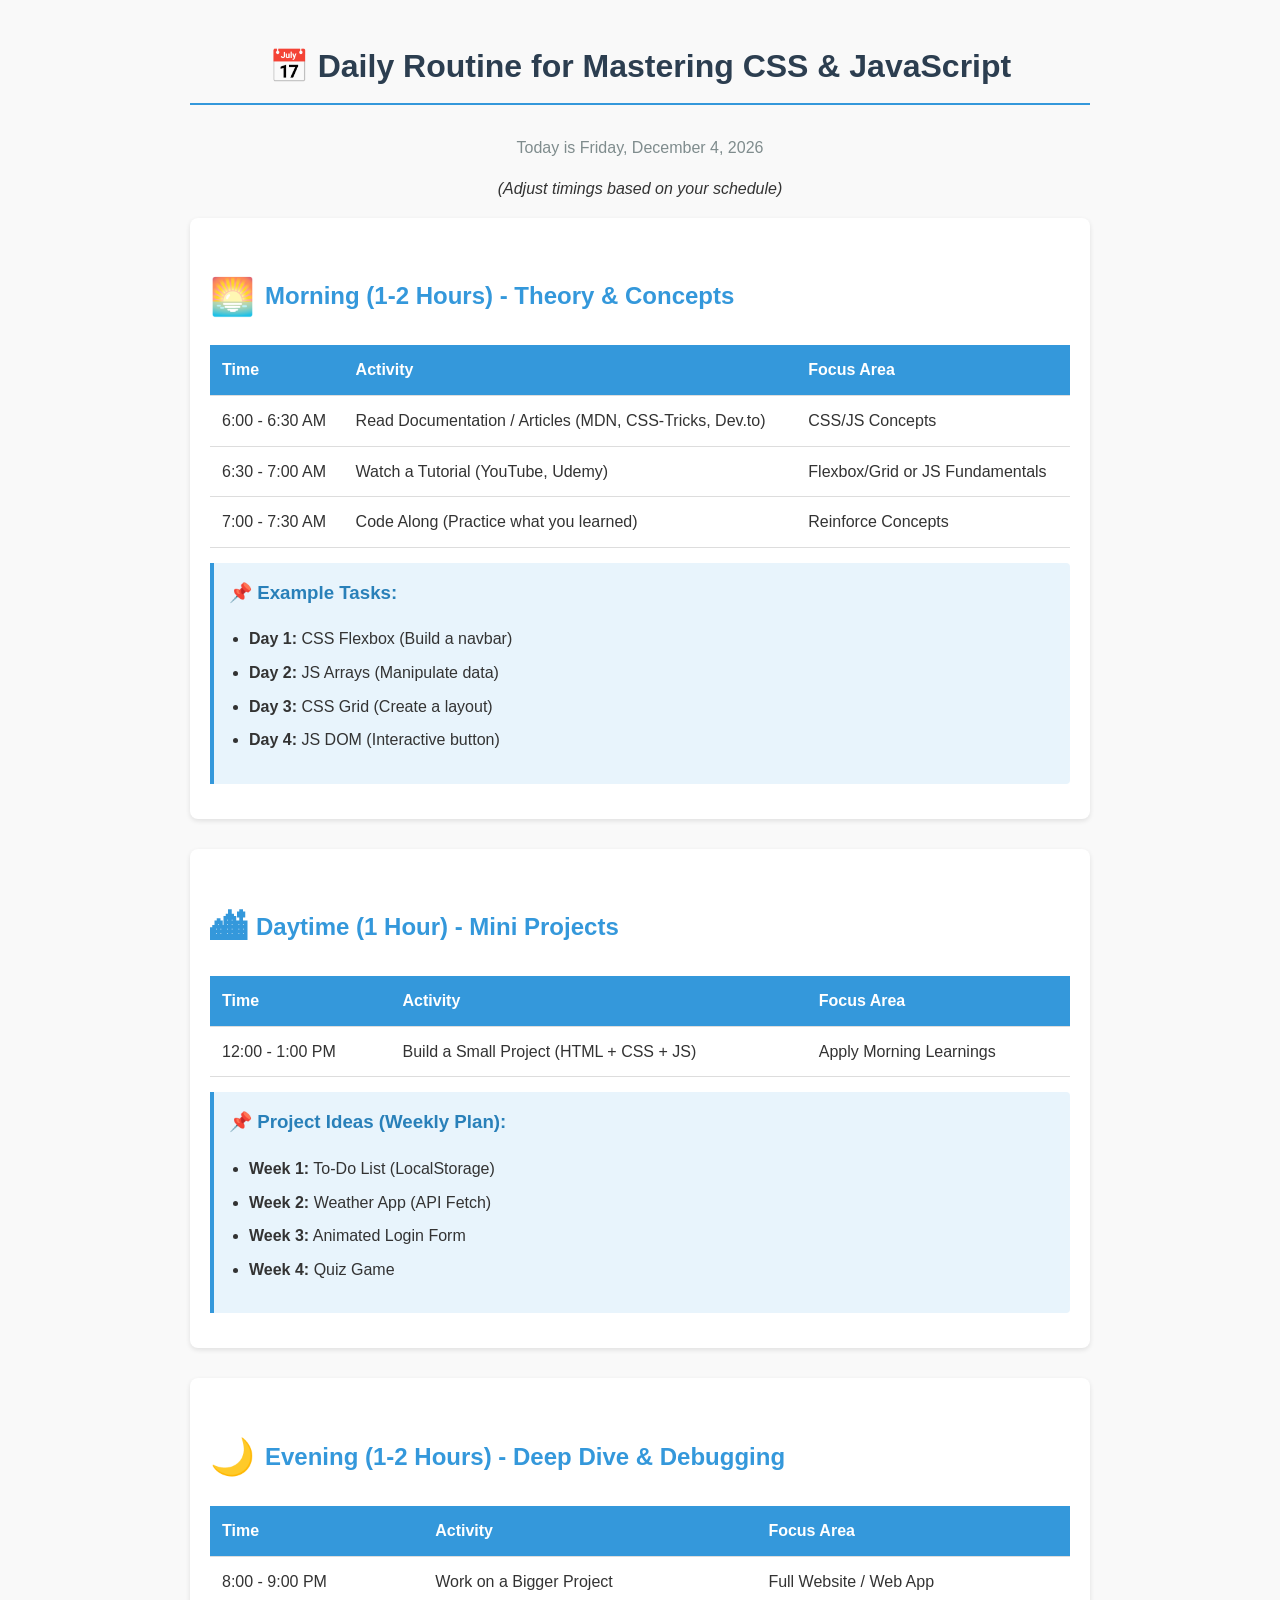
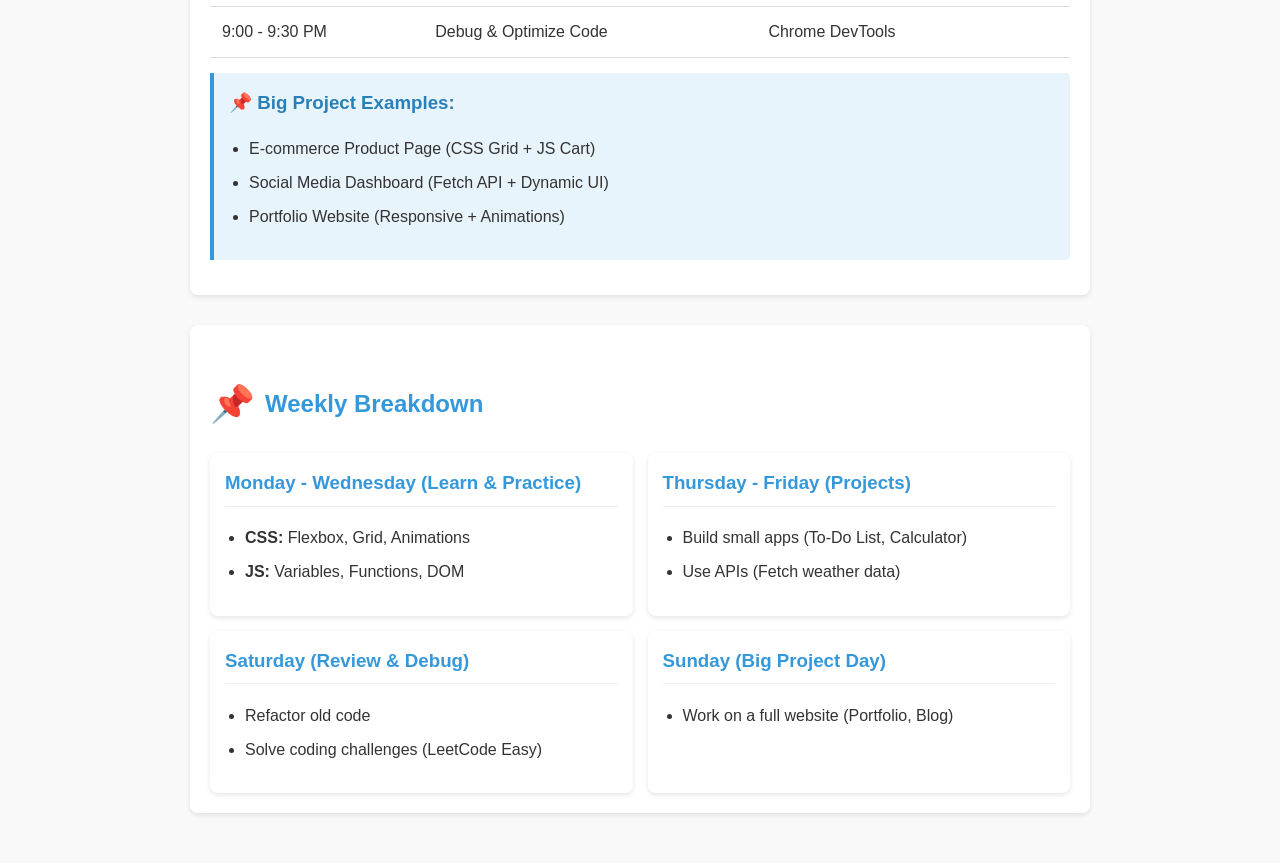
<file: js/js practice/js 1/ki/index.html>
<!DOCTYPE html>
<html lang="en">
  <head>
    <meta charset="UTF-8" />
    <meta name="viewport" content="width=device-width, initial-scale=1.0" />
    <title>Daily Routie for Mastering CSS & JavaScript</title>
    <style>
      body {
        font-family: "Segoe UI", Tahoma, Geneva, Verdana, sans-serif;
        line-height: 1.6;
        color: #333;
        max-width: 900px;
        margin: 0 auto;
        padding: 20px;
        background-color: #f9f9f9;
      }

      h1 {
        color: #2c3e50;
        text-align: center;
        margin-bottom: 30px;
        border-bottom: 2px solid #3498db;
        padding-bottom: 10px;
      }

      h2 {
        color: #3498db;
        margin-top: 30px;
        display: flex;
        align-items: center;
      }

      h2 span {
        margin-right: 10px;
        font-size: 1.5em;
      }

      .routine-section {
        background-color: white;
        border-radius: 8px;
        padding: 20px;
        margin-bottom: 30px;
        box-shadow: 0 2px 5px rgba(0, 0, 0, 0.1);
      }

      table {
        width: 100%;
        border-collapse: collapse;
        margin: 15px 0;
      }

      th,
      td {
        padding: 12px;
        text-align: left;
        border-bottom: 1px solid #ddd;
      }

      th {
        background-color: #3498db;
        color: white;
      }

      tr:hover {
        background-color: #f5f5f5;
      }

      .example-box {
        background-color: #e8f4fc;
        border-left: 4px solid #3498db;
        padding: 15px;
        margin: 15px 0;
        border-radius: 0 4px 4px 0;
      }

      .example-box h3 {
        margin-top: 0;
        color: #2980b9;
      }

      ul {
        padding-left: 20px;
      }

      li {
        margin-bottom: 8px;
      }

      .weekly-plan {
        display: grid;
        grid-template-columns: repeat(2, 1fr);
        gap: 15px;
      }

      .day-card {
        background-color: white;
        border-radius: 8px;
        padding: 15px;
        box-shadow: 0 2px 5px rgba(0, 0, 0, 0.1);
      }

      .day-card h3 {
        color: #3498db;
        margin-top: 0;
        border-bottom: 1px solid #eee;
        padding-bottom: 8px;
      }

      @media (max-width: 768px) {
        .weekly-plan {
          grid-template-columns: 1fr;
        }
      }
    </style>
  </head>
  <body>
    <h1>📅 Daily Routine for Mastering CSS & JavaScript</h1>
    <p style="text-align: center; font-style: italic">
      (Adjust timings based on your schedule)
    </p>

    <div class="routine-section">
      <h2><span>🌅</span> Morning (1-2 Hours) - Theory & Concepts</h2>
      <table>
        <tr>
          <th>Time</th>
          <th>Activity</th>
          <th>Focus Area</th>
        </tr>
        <tr>
          <td>6:00 - 6:30 AM</td>
          <td>Read Documentation / Articles (MDN, CSS-Tricks, Dev.to)</td>
          <td>CSS/JS Concepts</td>
        </tr>
        <tr>
          <td>6:30 - 7:00 AM</td>
          <td>Watch a Tutorial (YouTube, Udemy)</td>
          <td>Flexbox/Grid or JS Fundamentals</td>
        </tr>
        <tr>
          <td>7:00 - 7:30 AM</td>
          <td>Code Along (Practice what you learned)</td>
          <td>Reinforce Concepts</td>
        </tr>
      </table>

      <div class="example-box">
        <h3>📌 Example Tasks:</h3>
        <ul>
          <li><strong>Day 1:</strong> CSS Flexbox (Build a navbar)</li>
          <li><strong>Day 2:</strong> JS Arrays (Manipulate data)</li>
          <li><strong>Day 3:</strong> CSS Grid (Create a layout)</li>
          <li><strong>Day 4:</strong> JS DOM (Interactive button)</li>
        </ul>
      </div>
    </div>

    <div class="routine-section">
      <h2><span>🏙</span> Daytime (1 Hour) - Mini Projects</h2>
      <table>
        <tr>
          <th>Time</th>
          <th>Activity</th>
          <th>Focus Area</th>
        </tr>
        <tr>
          <td>12:00 - 1:00 PM</td>
          <td>Build a Small Project (HTML + CSS + JS)</td>
          <td>Apply Morning Learnings</td>
        </tr>
      </table>

      <div class="example-box">
        <h3>📌 Project Ideas (Weekly Plan):</h3>
        <ul>
          <li><strong>Week 1:</strong> To-Do List (LocalStorage)</li>
          <li><strong>Week 2:</strong> Weather App (API Fetch)</li>
          <li><strong>Week 3:</strong> Animated Login Form</li>
          <li><strong>Week 4:</strong> Quiz Game</li>
        </ul>
      </div>
    </div>

    <div class="routine-section">
      <h2><span>🌙</span> Evening (1-2 Hours) - Deep Dive & Debugging</h2>
      <table>
        <tr>
          <th>Time</th>
          <th>Activity</th>
          <th>Focus Area</th>
        </tr>
        <tr>
          <td>8:00 - 9:00 PM</td>
          <td>Work on a Bigger Project</td>
          <td>Full Website / Web App</td>
        </tr>
        <tr>
          <td>9:00 - 9:30 PM</td>
          <td>Debug & Optimize Code</td>
          <td>Chrome DevTools</td>
        </tr>
      </table>

      <div class="example-box">
        <h3>📌 Big Project Examples:</h3>
        <ul>
          <li>E-commerce Product Page (CSS Grid + JS Cart)</li>
          <li>Social Media Dashboard (Fetch API + Dynamic UI)</li>
          <li>Portfolio Website (Responsive + Animations)</li>
        </ul>
      </div>
    </div>

    <div class="routine-section">
      <h2><span>📌</span> Weekly Breakdown</h2>
      <div class="weekly-plan">
        <div class="day-card">
          <h3>Monday - Wednesday (Learn & Practice)</h3>
          <ul>
            <li><strong>CSS:</strong> Flexbox, Grid, Animations</li>
            <li><strong>JS:</strong> Variables, Functions, DOM</li>
          </ul>
        </div>

        <div class="day-card">
          <h3>Thursday - Friday (Projects)</h3>
          <ul>
            <li>Build small apps (To-Do List, Calculator)</li>
            <li>Use APIs (Fetch weather data)</li>
          </ul>
        </div>

        <div class="day-card">
          <h3>Saturday (Review & Debug)</h3>
          <ul>
            <li>Refactor old code</li>
            <li>Solve coding challenges (LeetCode Easy)</li>
          </ul>
        </div>

        <div class="day-card">
          <h3>Sunday (Big Project Day)</h3>
          <ul>
            <li>Work on a full website (Portfolio, Blog)</li>
          </ul>
        </div>
      </div>
    </div>

    <script>
      // Simple JavaScript to make the page more interactive
      document.addEventListener("DOMContentLoaded", function () {
        // Add hover effect to day cards
        const cards = document.querySelectorAll(".day-card");
        cards.forEach((card) => {
          card.addEventListener("mouseenter", function () {
            this.style.transform = "translateY(-5px)";
            this.style.boxShadow = "0 5px 15px rgba(0,0,0,0.1)";
          });
          card.addEventListener("mouseleave", function () {
            this.style.transform = "";
            this.style.boxShadow = "0 2px 5px rgba(0,0,0,0.1)";
          });
        });

        // Add current date to the header
        const options = {
          weekday: "long",
          year: "numeric",
          month: "long",
          day: "numeric",
        };
        const today = new Date().toLocaleDateString("en-US", options);
        const header = document.querySelector("h1");
        header.insertAdjacentHTML(
          "afterend",
          `<p style="text-align: center; color: #7f8c8d;">Today is ${today}</p>`
        );
      });
    </script>
  </body>
</html>
</file>
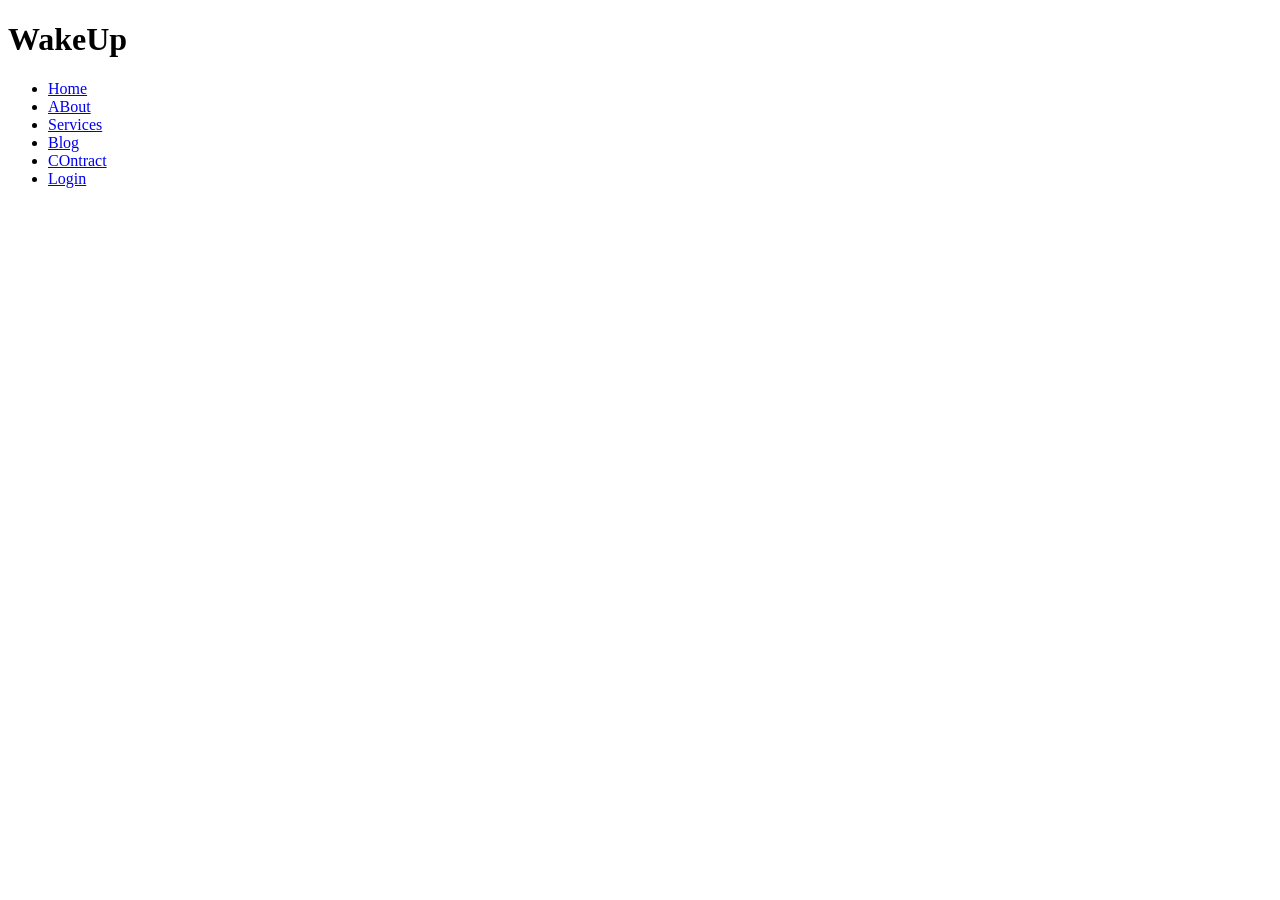
<file: hi.html>
<!DOCTYPE html>
<html lang="en">
  <head>
    <meta charset="UTF-8" />
    <meta name="viewport" content="width=device-width, initial-scale=1.0" />
    <title>My hole practic</title>
    <link rel="stylesheet" href="sttt.css" />
  </head>
  <body>
    <div class="container">
      <div class="main-container">
        <div class="content">
          <h1>WakeUp</h1>
        </div>
        <div class="navbar">
          <ul>
            <li><a href="#">Home</a></li>
            <li><a href="#">ABout</a></li>
            <li><a href="#">Services</a></li>
            <li><a href="#">Blog</a></li>
            <li><a href="#">COntract</a></li>
            <div class="Login">
              <li><a href="#">Login</a></li>
            </div>
          </ul>
        </div>
      </div>
    </div>
  </body>
</html>
</file>
<file: js/js practice/js 1/daily/daily.css>
:root {
  --primary-color: #3498db;
  --secondary-color: #2c3e50;
  --accent-color: #e74c3c;
  --light-color: #ecf0f1;
  --dark-color: #34495e;
  --success-color: #2ecc71;
}

body {
  font-family: "Segoe UI", Tahoma, Geneva, Verdana, sans-serif;
  line-height: 1.6;
  color: var(--dark-color);
  max-width: 1000px;
  margin: 0 auto;
  padding: 20px;
  background-color: #f9f9f9;
}

h1 {
  color: var(--secondary-color);
  text-align: center;
  margin-bottom: 10px;
  padding-bottom: 15px;
  border-bottom: 3px solid var(--primary-color);
  background: linear-gradient(
    90deg,
    var(--primary-color),
    var(--secondary-color)
  );
  -webkit-background-clip: text;
  background-clip: text;
  color: transparent;
  font-size: 2.5rem;
}

h2 {
  color: var(--primary-color);
  margin-top: 40px;
  display: flex;
  align-items: center;
  font-size: 1.8rem;
}

h2 span {
  margin-right: 15px;
  font-size: 1.8em;
}

.routine-section {
  background-color: white;
  border-radius: 10px;
  padding: 25px;
  margin-bottom: 40px;
  box-shadow: 0 4px 8px rgba(0, 0, 0, 0.1);
  border-left: 5px solid var(--primary-color);
  transition: transform 0.3s ease;
}

.routine-section:hover {
  transform: translateY(-5px);
  box-shadow: 0 6px 12px rgba(0, 0, 0, 0.15);
}

table {
  width: 100%;
  border-collapse: collapse;
  margin: 20px 0;
  overflow: hidden;
  box-shadow: 0 0 20px rgba(0, 0, 0, 0.1);
}

th,
td {
  padding: 15px;
  text-align: left;
  border-bottom: 1px solid #ddd;
}

th {
  background-color: var(--primary-color);
  color: white;
  font-weight: 600;
  text-transform: uppercase;
  letter-spacing: 0.5px;
}

tr:nth-child(even) {
  background-color: #f8f9fa;
}

tr:hover {
  background-color: #f1f8fe;
  transform: scale(1.01);
  box-shadow: 0 0 10px rgba(0, 0, 0, 0.05);
}

.example-box {
  background-color: #e8f4fc;
  border-left: 4px solid var(--primary-color);
  padding: 20px;
  margin: 20px 0;
  border-radius: 0 8px 8px 0;
  position: relative;
  overflow: hidden;
}

.example-box::before {
  content: "";
  position: absolute;
  top: 0;
  left: 0;
  width: 3px;
  height: 100%;
  background: linear-gradient(
    to bottom,
    var(--primary-color),
    var(--secondary-color)
  );
}

.example-box h3 {
  margin-top: 0;
  color: var(--secondary-color);
  font-size: 1.4rem;
  display: flex;
  align-items: center;
}

.example-box h3::before {
  content: "📌";
  margin-right: 10px;
}

ul {
  padding-left: 25px;
}

li {
  margin-bottom: 12px;
  position: relative;
  padding-left: 25px;
}

li::before {
  content: "→";
  position: absolute;
  left: 0;
  color: var(--primary-color);
  font-weight: bold;
}

.weekly-plan {
  display: grid;
  grid-template-columns: repeat(auto-fit, minmax(300px, 1fr));
  gap: 20px;
}

.day-card {
  background-color: white;
  border-radius: 10px;
  padding: 20px;
  box-shadow: 0 4px 8px rgba(0, 0, 0, 0.1);
  transition: all 0.3s ease;
  border-top: 4px solid var(--primary-color);
}

.day-card:hover {
  transform: translateY(-5px);
  box-shadow: 0 8px 16px rgba(0, 0, 0, 0.15);
}

.day-card h3 {
  color: var(--secondary-color);
  margin-top: 0;
  border-bottom: 2px solid #eee;
  padding-bottom: 10px;
  font-size: 1.3rem;
  display: flex;
  align-items: center;
}

.day-card h3::before {
  content: "";
  display: inline-block;
  width: 10px;
  height: 10px;
  background-color: var(--primary-color);
  margin-right: 10px;
  border-radius: 50%;
}

.progress-container {
  width: 100%;
  background-color: #e0e0e0;
  border-radius: 5px;
  margin: 30px 0;
  overflow: hidden;
}

.progress-bar {
  height: 30px;
  background: linear-gradient(
    90deg,
    var(--primary-color),
    var(--success-color)
  );
  width: 0;
  border-radius: 5px;
  transition: width 1s ease;
  display: flex;
  align-items: center;
  justify-content: center;
  color: white;
  font-weight: bold;
  text-shadow: 1px 1px 2px rgba(0, 0, 0, 0.3);
}

.resource-section {
  background-color: #f5f9ff;
  border-radius: 10px;
  padding: 25px;
  margin: 30px 0;
  border: 1px dashed var(--primary-color);
}

.resource-grid {
  display: grid;
  grid-template-columns: repeat(auto-fill, minmax(250px, 1fr));
  gap: 15px;
  margin-top: 20px;
}

.resource-card {
  background-color: white;
  border-radius: 8px;
  padding: 15px;
  box-shadow: 0 2px 5px rgba(0, 0, 0, 0.1);
  transition: all 0.3s ease;
  border-left: 3px solid var(--primary-color);
}

.resource-card:hover {
  transform: translateY(-3px);
  box-shadow: 0 5px 15px rgba(0, 0, 0, 0.1);
  border-left-color: var(--accent-color);
}

.resource-card h4 {
  margin-top: 0;
  color: var(--secondary-color);
  display: flex;
  align-items: center;
}

.resource-card h4::before {
  content: "🔗";
  margin-right: 8px;
  font-size: 0.9em;
}

.motivation-quote {
  font-style: italic;
  text-align: center;
  padding: 20px;
  background-color: #f0f7ff;
  border-radius: 10px;
  margin: 30px 0;
  position: relative;
}

.motivation-quote::before,
.motivation-quote::after {
  content: '"';
  font-size: 3rem;
  color: var(--primary-color);
  opacity: 0.3;
  position: absolute;
}

.motivation-quote::before {
  top: 10px;
  left: 20px;
}

.motivation-quote::after {
  bottom: 10px;
  right: 20px;
}

.task-tracker {
  margin: 30px 0;
}

.task-item {
  display: flex;
  align-items: center;
  padding: 12px;
  background-color: white;
  border-radius: 8px;
  margin-bottom: 10px;
  box-shadow: 0 2px 5px rgba(0, 0, 0, 0.1);
}

.task-checkbox {
  margin-right: 15px;
  transform: scale(1.3);
}

.task-label {
  flex-grow: 1;
}

.task-label.completed {
  text-decoration: line-through;
  color: #95a5a6;
}

.toggle-button {
  background-color: var(--primary-color);
  color: white;
  border: none;
  padding: 10px 15px;
  border-radius: 5px;
  cursor: pointer;
  font-weight: bold;
  margin: 10px 0;
  transition: all 0.3s ease;
}

.toggle-button:hover {
  background-color: var(--secondary-color);
  transform: translateY(-2px);
}

.hidden {
  display: none;
}

footer {
  text-align: center;
  margin-top: 50px;
  padding: 20px;
  color: #7f8c8d;
  border-top: 1px solid #eee;
}

@media (max-width: 768px) {
  body {
    padding: 15px;
  }

  h1 {
    font-size: 2rem;
  }

  .routine-section {
    padding: 15px;
  }

  th,
  td {
    padding: 10px;
    font-size: 0.9em;
  }
}

/* Animation */
@keyframes fadeIn {
  from {
    opacity: 0;
    transform: translateY(20px);
  }
  to {
    opacity: 1;
    transform: translateY(0);
  }
}

.routine-section,
.resource-section,
.motivation-quote {
  animation: fadeIn 0.6s ease forwards;
}

.routine-section:nth-child(2) {
  animation-delay: 0.1s;
}
.routine-section:nth-child(3) {
  animation-delay: 0.2s;
}
.routine-section:nth-child(4) {
  animation-delay: 0.3s;
}
.resource-section {
  animation-delay: 0.4s;
}
.motivation-quote {
  animation-delay: 0.5s;
}
</file>
<file: sttt.css>
* {
}
</file>
